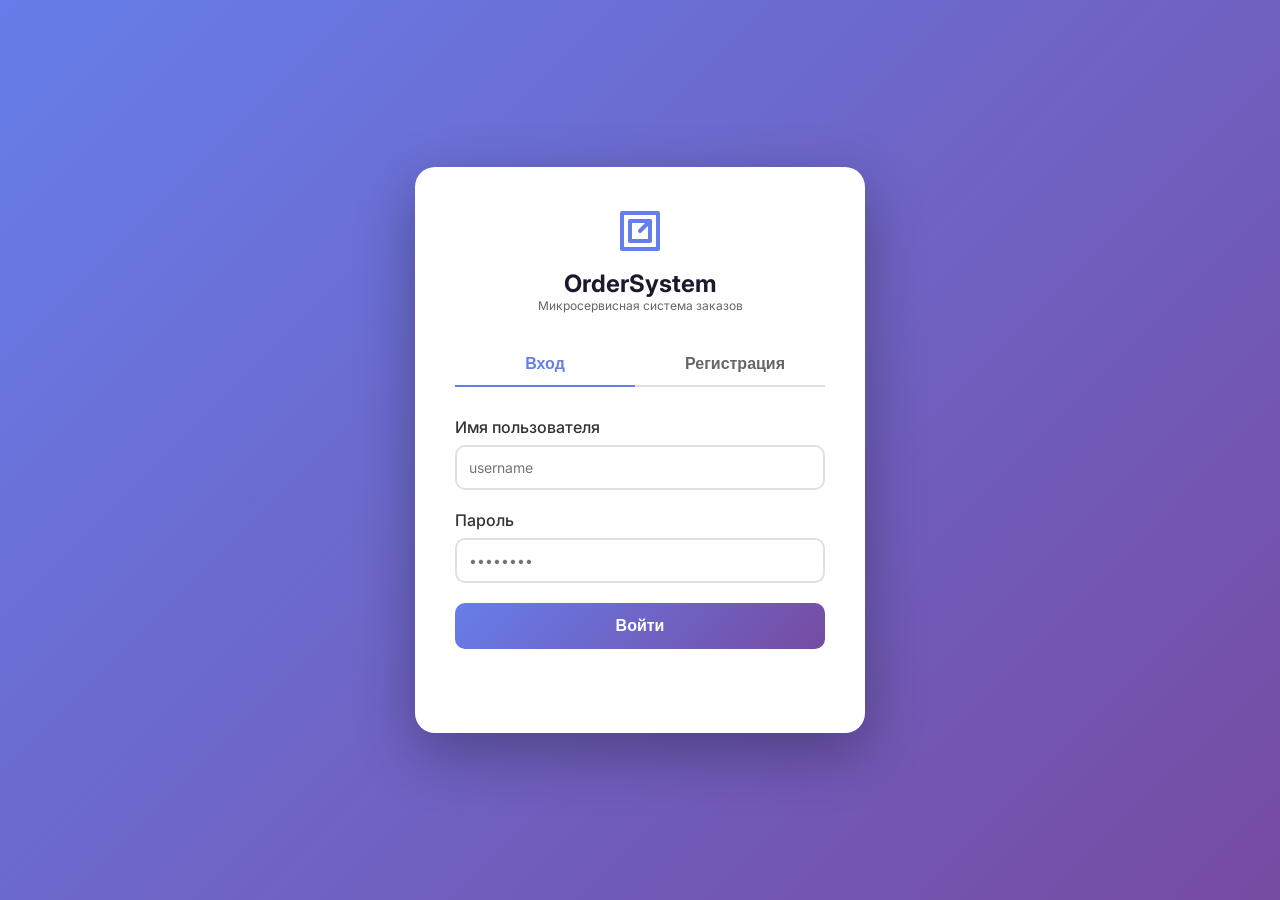
<file: frontend/index.html>
<!doctype html>
<html lang="ru">
  <head>
    <meta charset="UTF-8" />
    <meta name="viewport" content="width=device-width, initial-scale=1.0" />
    <title>OrderSystem - Вход</title>
    <link rel="stylesheet" href="css/style.css" />
    <link
      href="https://fonts.googleapis.com/css2?family=Inter:opsz,wght@14..32,300;14..32,400;14..32,500;14..32,600;14..32,700&display=swap"
      rel="stylesheet"
    />
  </head>
  <body>
    <div class="container">
      <div class="auth-card">
        <div class="logo">
          <svg
            width="48"
            height="48"
            viewBox="0 0 24 24"
            fill="none"
            xmlns="http://www.w3.org/2000/svg"
          >
            <path
              d="M3 3H21V21H3V3Z"
              stroke="currentColor"
              stroke-width="2"
              stroke-linecap="round"
              stroke-linejoin="round"
              fill="none"
            />
            <path
              d="M7 7H17V17H7V7Z"
              stroke="currentColor"
              stroke-width="2"
              stroke-linecap="round"
              stroke-linejoin="round"
              fill="none"
            />
            <path
              d="M12 12L17 7"
              stroke="currentColor"
              stroke-width="2"
              stroke-linecap="round"
            />
          </svg>
          <h1>OrderSystem</h1>
          <p style="font-size: 12px; color: #666">
            Микросервисная система заказов
          </p>
        </div>

        <div class="tabs">
          <button class="tab-btn active" data-tab="login">Вход</button>
          <button class="tab-btn" data-tab="register">Регистрация</button>
        </div>

        <form id="loginForm" class="auth-form active">
          <div class="form-group">
            <label>Имя пользователя</label>
            <input
              type="text"
              id="loginUsername"
              required
              placeholder="username"
            />
          </div>
          <div class="form-group">
            <label>Пароль</label>
            <input
              type="password"
              id="loginPassword"
              required
              placeholder="••••••••"
            />
          </div>
          <button type="submit" class="btn-primary">Войти</button>
        </form>

        <form id="registerForm" class="auth-form">
          <div class="form-group">
            <label>Имя пользователя</label>
            <input
              type="text"
              id="regUsername"
              required
              placeholder="Иван Иванов"
            />
          </div>
          <div class="form-group">
            <label>Email</label>
            <input
              type="email"
              id="regEmail"
              required
              placeholder="ivan@example.com"
            />
          </div>
          <div class="form-group">
            <label>Пароль</label>
            <input
              type="password"
              id="regPassword"
              required
              placeholder="•••••••• (мин. 6 символов)"
            />
          </div>
          <button type="submit" class="btn-primary">Зарегистрироваться</button>
        </form>

        <div id="message" class="message"></div>
      </div>
    </div>

    <script src="js/api.js"></script>
    <script src="js/auth.js"></script>
  </body>
</html>
</file>
<file: frontend/css/style.css>
* {
  margin: 0;
  padding: 0;
  box-sizing: border-box;
}

body {
  font-family: "Inter", sans-serif;
  background: linear-gradient(135deg, #667eea 0%, #764ba2 100%);
  min-height: 100vh;
  color: #1a1a2e;
}

/* Контейнер для auth */
.container {
  display: flex;
  justify-content: center;
  align-items: center;
  min-height: 100vh;
  padding: 20px;
}

.auth-card {
  background: white;
  border-radius: 20px;
  padding: 40px;
  width: 100%;
  max-width: 450px;
  box-shadow: 0 20px 60px rgba(0, 0, 0, 0.3);
  animation: slideUp 0.5s ease;
}

@keyframes slideUp {
  from {
    opacity: 0;
    transform: translateY(30px);
  }
  to {
    opacity: 1;
    transform: translateY(0);
  }
}

.logo {
  text-align: center;
  margin-bottom: 30px;
  color: #667eea;
}

.logo svg {
  margin-bottom: 10px;
}

.logo h1 {
  font-size: 24px;
  color: #1a1a2e;
}

.tabs {
  display: flex;
  gap: 10px;
  margin-bottom: 30px;
  border-bottom: 2px solid #e0e0e0;
}

.tab-btn {
  flex: 1;
  padding: 12px;
  background: none;
  border: none;
  font-size: 16px;
  font-weight: 600;
  cursor: pointer;
  color: #666;
  transition: all 0.3s;
  position: relative;
}

.tab-btn.active {
  color: #667eea;
}

.tab-btn.active::after {
  content: "";
  position: absolute;
  bottom: -2px;
  left: 0;
  right: 0;
  height: 2px;
  background: #667eea;
}

.auth-form {
  display: none;
}

.auth-form.active {
  display: block;
  animation: fadeIn 0.3s ease;
}

@keyframes fadeIn {
  from {
    opacity: 0;
  }
  to {
    opacity: 1;
  }
}

.form-group {
  margin-bottom: 20px;
}

.form-group label {
  display: block;
  margin-bottom: 8px;
  font-weight: 500;
  color: #333;
}

.form-group input,
.form-group select,
.form-group textarea {
  width: 100%;
  padding: 12px;
  border: 2px solid #e0e0e0;
  border-radius: 10px;
  font-size: 14px;
  transition: all 0.3s;
  font-family: inherit;
}

.form-group input:focus,
.form-group select:focus {
  outline: none;
  border-color: #667eea;
  box-shadow: 0 0 0 3px rgba(102, 126, 234, 0.1);
}

.btn-primary {
  width: 100%;
  padding: 14px;
  background: linear-gradient(135deg, #667eea 0%, #764ba2 100%);
  color: white;
  border: none;
  border-radius: 10px;
  font-size: 16px;
  font-weight: 600;
  cursor: pointer;
  transition:
    transform 0.2s,
    box-shadow 0.2s;
}

.btn-primary:hover {
  transform: translateY(-2px);
  box-shadow: 0 5px 20px rgba(102, 126, 234, 0.4);
}

.message {
  margin-top: 20px;
  padding: 12px;
  border-radius: 10px;
  font-size: 14px;
  text-align: center;
}

.message.error {
  background: #fee;
  color: #c33;
}

.message.success {
  background: #efe;
  color: #3c3;
}

/* Navbar */
.navbar {
  background: white;
  box-shadow: 0 2px 10px rgba(0, 0, 0, 0.1);
  position: sticky;
  top: 0;
  z-index: 100;
}

.nav-container {
  max-width: 1200px;
  margin: 0 auto;
  padding: 15px 30px;
  display: flex;
  justify-content: space-between;
  align-items: center;
}

.logo-small h2 {
  color: #667eea;
  font-size: 20px;
}

.nav-links {
  display: flex;
  gap: 20px;
  align-items: center;
}

.nav-link {
  text-decoration: none;
  color: #666;
  font-weight: 500;
  padding: 8px 16px;
  border-radius: 8px;
  transition: all 0.3s;
}

.nav-link:hover,
.nav-link.active {
  background: #667eea;
  color: white;
}

.btn-logout {
  background: #f44336;
  color: white;
  border: none;
  padding: 8px 16px;
  border-radius: 8px;
  cursor: pointer;
  font-weight: 500;
  transition: all 0.3s;
}

.btn-logout:hover {
  background: #da190b;
  transform: translateY(-1px);
}

/* Main container */
.main-container {
  max-width: 1200px;
  margin: 30px auto;
  padding: 0 30px;
  display: grid;
  grid-template-columns: 300px 1fr;
  gap: 30px;
}

.sidebar {
  background: white;
  border-radius: 15px;
  padding: 25px;
  height: fit-content;
  box-shadow: 0 5px 20px rgba(0, 0, 0, 0.1);
}

.user-info {
  display: flex;
  gap: 15px;
  align-items: center;
  padding-bottom: 20px;
  margin-bottom: 20px;
  border-bottom: 2px solid #f0f0f0;
}

.avatar {
  width: 60px;
  height: 60px;
  background: linear-gradient(135deg, #667eea, #764ba2);
  border-radius: 50%;
  display: flex;
  align-items: center;
  justify-content: center;
  font-size: 30px;
}

.user-details h3 {
  font-size: 18px;
  margin-bottom: 5px;
}

.user-details p {
  color: #666;
  font-size: 14px;
}

.btn-create {
  width: 100%;
  padding: 12px;
  background: #4caf50;
  color: white;
  border: none;
  border-radius: 10px;
  font-weight: 600;
  cursor: pointer;
  transition: all 0.3s;
}

.btn-create:hover {
  background: #45a049;
  transform: translateY(-2px);
}

.content {
  background: white;
  border-radius: 15px;
  padding: 25px;
  box-shadow: 0 5px 20px rgba(0, 0, 0, 0.1);
}

.orders-header {
  margin-bottom: 25px;
}

.orders-header h1 {
  margin-bottom: 15px;
  font-size: 28px;
}

.filter-buttons {
  display: flex;
  gap: 10px;
  flex-wrap: wrap;
}

.filter-btn {
  padding: 8px 16px;
  background: #f0f0f0;
  border: none;
  border-radius: 20px;
  cursor: pointer;
  transition: all 0.3s;
  font-size: 14px;
}

.filter-btn:hover,
.filter-btn.active {
  background: #667eea;
  color: white;
}

.orders-list {
  display: grid;
  gap: 15px;
}

.order-card {
  background: #f9f9f9;
  border-radius: 12px;
  padding: 20px;
  transition: all 0.3s;
  border-left: 4px solid #667eea;
}

.order-card:hover {
  transform: translateX(5px);
  box-shadow: 0 5px 15px rgba(0, 0, 0, 0.1);
}

.order-header {
  display: flex;
  justify-content: space-between;
  align-items: center;
  margin-bottom: 15px;
}

.order-id {
  font-weight: 700;
  color: #667eea;
  font-size: 18px;
}

.order-status {
  padding: 4px 12px;
  border-radius: 20px;
  font-size: 12px;
  font-weight: 600;
}

.status-pending {
  background: #fff3cd;
  color: #856404;
}
.status-processing {
  background: #cfe2ff;
  color: #084298;
}
.status-completed {
  background: #d1e7dd;
  color: #0f5132;
}
.status-cancelled {
  background: #f8d7da;
  color: #721c24;
}

.order-details {
  margin-bottom: 15px;
}

.order-details p {
  margin: 5px 0;
  color: #555;
}

.order-actions {
  display: flex;
  gap: 10px;
}

.btn-status,
.btn-delete {
  padding: 6px 12px;
  border: none;
  border-radius: 6px;
  cursor: pointer;
  font-size: 12px;
  font-weight: 500;
  transition: all 0.3s;
}

.btn-status {
  background: #667eea;
  color: white;
}

.btn-delete {
  background: #f44336;
  color: white;
}

.btn-status:hover,
.btn-delete:hover {
  transform: translateY(-1px);
  filter: brightness(0.9);
}

/* Users page */
.users-container {
  grid-template-columns: 1fr;
}

.users-header {
  display: flex;
  justify-content: space-between;
  align-items: center;
  margin-bottom: 25px;
}

.stats {
  background: #667eea;
  color: white;
  padding: 8px 16px;
  border-radius: 10px;
  font-weight: 600;
}

.users-list {
  display: grid;
  gap: 15px;
}

.user-card {
  background: #f9f9f9;
  border-radius: 12px;
  padding: 20px;
  display: flex;
  justify-content: space-between;
  align-items: center;
  transition: all 0.3s;
}

.user-card:hover {
  transform: translateX(5px);
  box-shadow: 0 5px 15px rgba(0, 0, 0, 0.1);
}

.user-info {
  border: none;
  margin: 0;
  padding: 0;
}

.user-actions {
  display: flex;
  gap: 10px;
}

.btn-edit,
.btn-delete-user {
  padding: 8px 16px;
  border: none;
  border-radius: 6px;
  cursor: pointer;
  font-weight: 500;
  transition: all 0.3s;
}

.btn-edit {
  background: #4caf50;
  color: white;
}

.btn-delete-user {
  background: #f44336;
  color: white;
}

/* Modal */
.modal {
  display: none;
  position: fixed;
  z-index: 1000;
  left: 0;
  top: 0;
  width: 100%;
  height: 100%;
  background: rgba(0, 0, 0, 0.5);
  animation: fadeIn 0.3s;
}

.modal-content {
  background: white;
  margin: 50px auto;
  padding: 30px;
  width: 90%;
  max-width: 500px;
  border-radius: 15px;
  position: relative;
  animation: slideDown 0.3s;
}

@keyframes slideDown {
  from {
    opacity: 0;
    transform: translateY(-50px);
  }
  to {
    opacity: 1;
    transform: translateY(0);
  }
}

.close,
.close-status,
.close-edit {
  position: absolute;
  right: 20px;
  top: 15px;
  font-size: 28px;
  cursor: pointer;
  color: #999;
}

.close:hover,
.close-status:hover,
.close-edit:hover {
  color: #333;
}

.loading {
  text-align: center;
  padding: 40px;
  color: #999;
  font-size: 16px;
}

/* Responsive */
@media (max-width: 768px) {
  .main-container {
    grid-template-columns: 1fr;
    padding: 0 15px;
  }

  .auth-card {
    padding: 25px;
  }

  .filter-buttons {
    overflow-x: auto;
  }

  .user-card {
    flex-direction: column;
    gap: 15px;
  }
}
/* Анимации для уведомлений */
@keyframes slideIn {
  from {
    opacity: 0;
    transform: translateX(100px);
  }
  to {
    opacity: 1;
    transform: translateX(0);
  }
}

@keyframes slideOut {
  from {
    opacity: 1;
    transform: translateX(0);
  }
  to {
    opacity: 0;
    transform: translateX(100px);
  }
}

.status-shipped {
  background: #cfe2ff;
  color: #084298;
}
.status-delivered {
  background: #d1e7dd;
  color: #0f5132;
}
</file>
